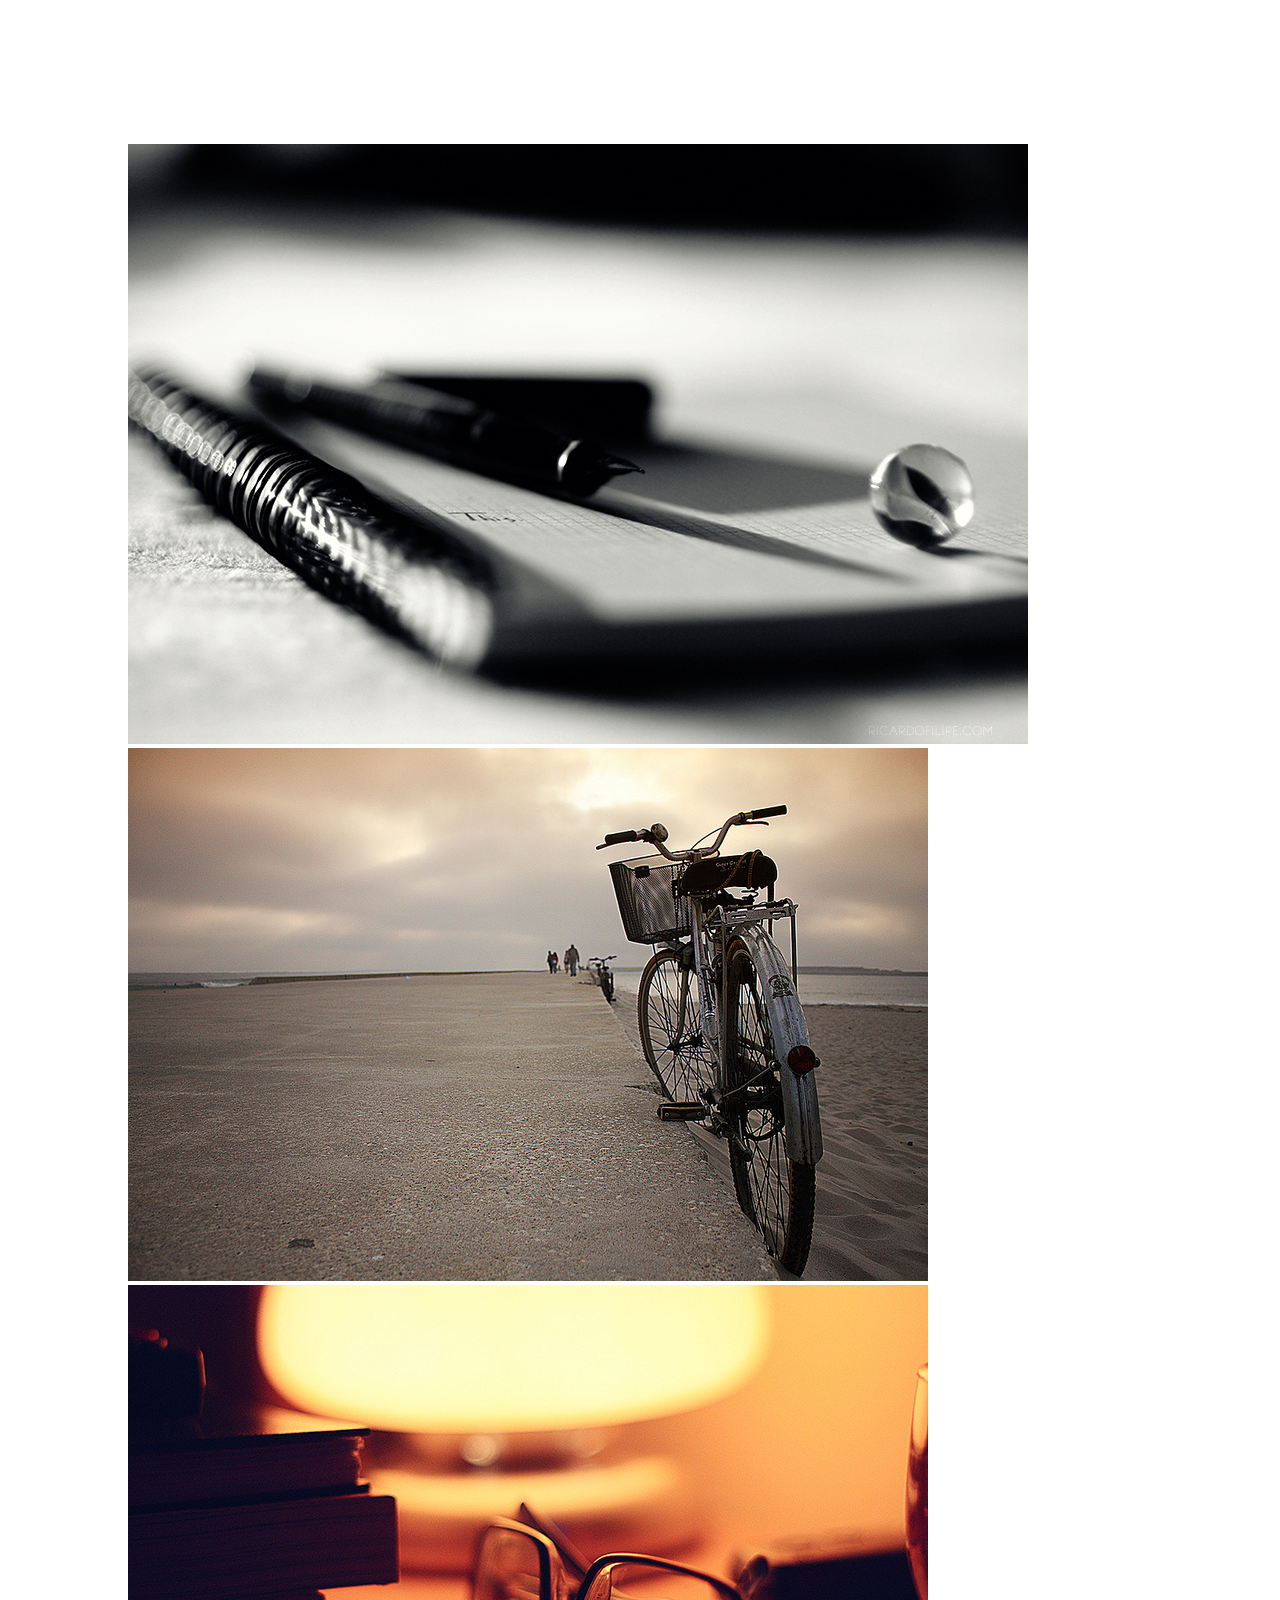
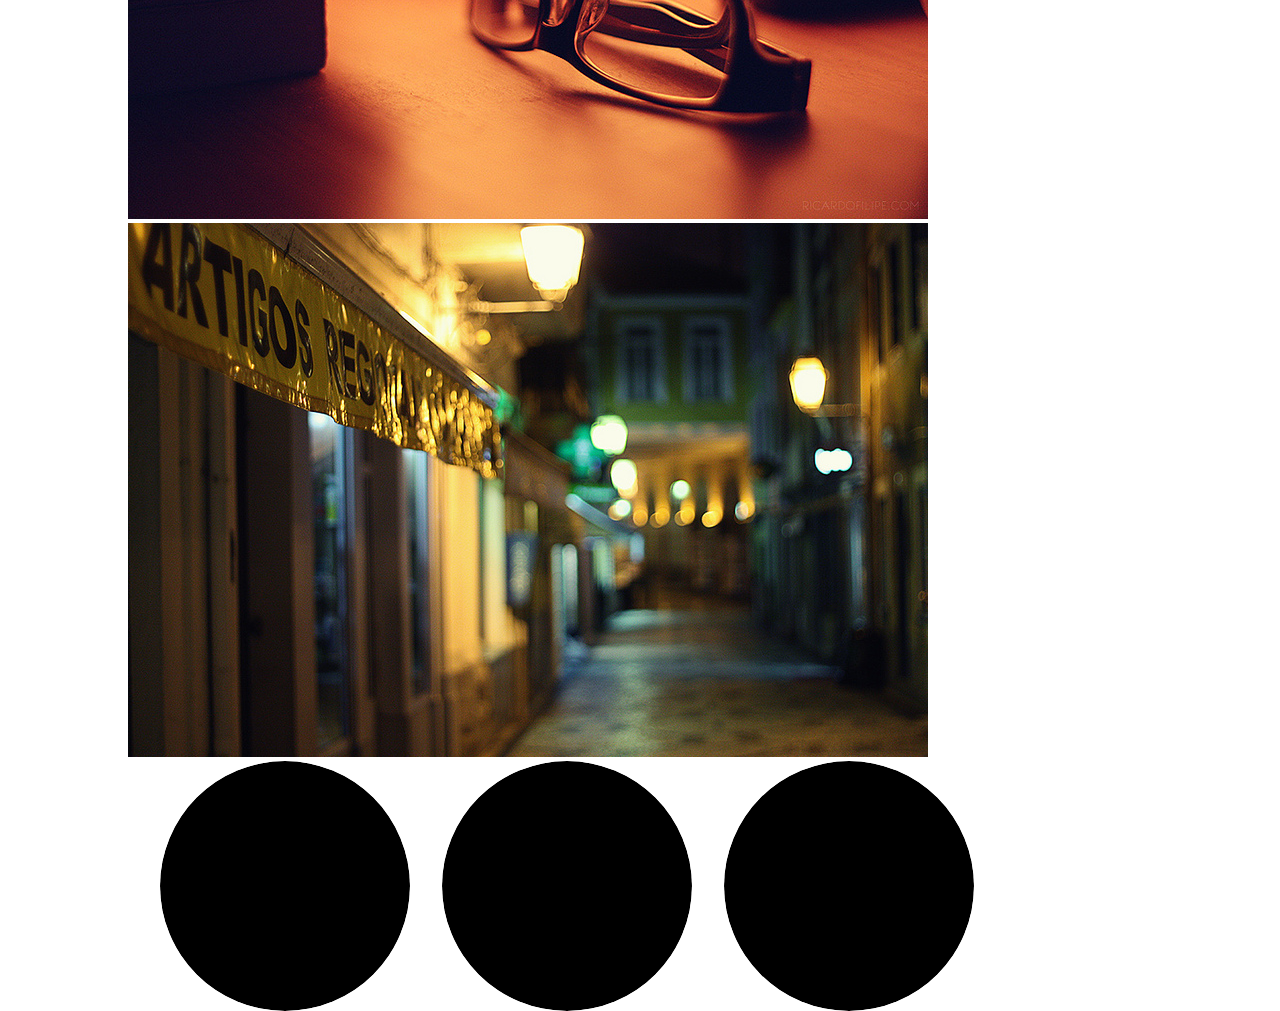
<file: index.html>
<!DOCTYPE html>
<html>
    <head>
        <meta charset="utf-8"/>
        <meta http-equiv="X-UA-Compatible" content="IE=edge,chrome=1"/>
        <meta http-equiv="cleartype" content="on">
        <meta name="HandheldFriendly" content="True">
        <meta name="MobileOptimized" content="320">
        <meta name="viewport" content="width=device-width, initial-scale=1"/>

        <title>Title</title>
        <meta name="description" content="">
        <link rel="stylesheet" href="css/reset.css" type="text/css"/>
        <link rel="stylesheet" href="css/screen.css" type="text/css"/>
        <link rel="stylesheet" href="css/animation.css" type="text/css"/>

        <script src="http://ajax.googleapis.com/ajax/libs/jquery/1.7.2/jquery.min.js"></script>

        <!--[if lt IE 9]>
            <script src="//html5shim.googlecode.com/svn/trunk/html5.js"></script>
        <![endif]-->
    </head>

    <body>
    <div class="page">
        <div class="widgets">
            <div class="sources">
                <img src="img.jpg" alt="">
                <img src="img2.jpg" alt="">
                <img src="img3.jpg" alt="">
                <img src="img4.jpg" alt="">
            </div>
            <div class="circle"></div>
            <div class="circle"></div>
            <div class="circle"></div>
        </div>
    </div>

    <!--<script src="js/script.js" type="text/javascript"></script>-->
    <script src="js/maskify-css.js" type="text/javascript"></script>

    <script type="text/javascript">
        $(function () {
            $('.widgets').Maskify({
                'canvas': '.circle', // elements in which to show the img
                'marginTop': 200,
                'slider': true,
                'delay': 7000,
                'transitionLength': 1000,
                'transitionType' : 'css'
            });
        });
    </script>
    </body>

</html>
</file>
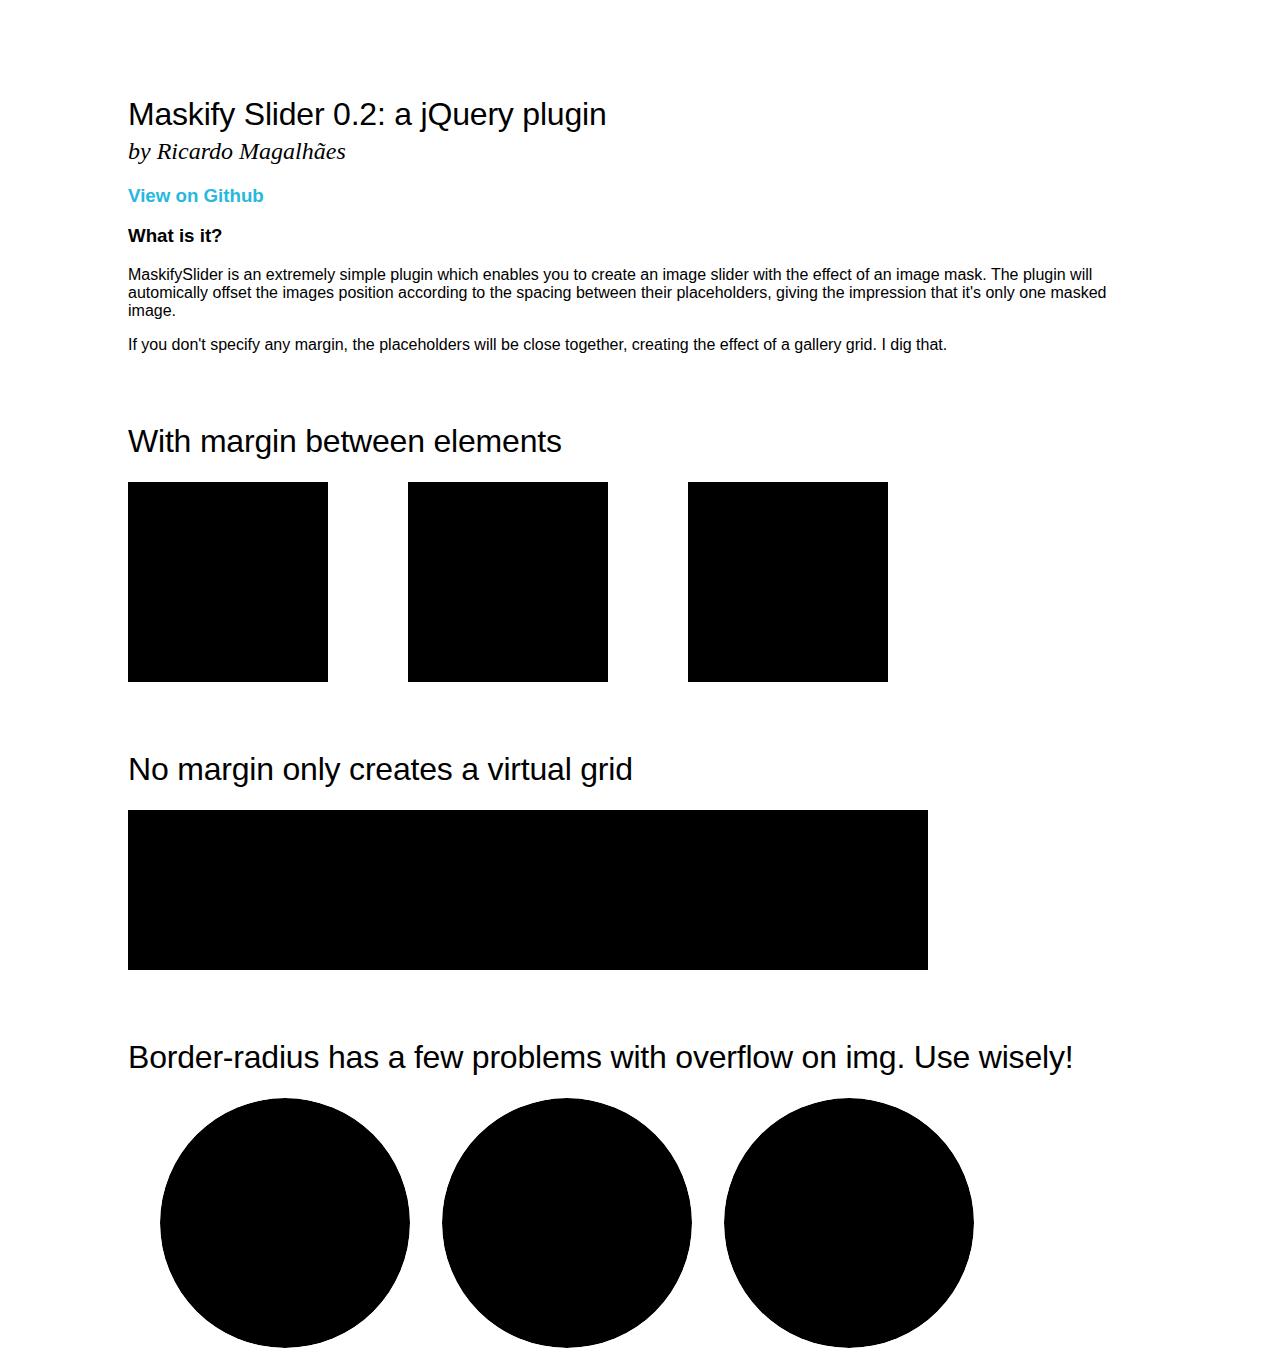
<file: sample.html>
<!DOCTYPE html>
<html>
    <head>
        <meta charset="utf-8"/>
        <meta http-equiv="X-UA-Compatible" content="IE=edge,chrome=1"/>
        <meta http-equiv="cleartype" content="on">
        <meta name="viewport" content="width=device-width, initial-scale=1"/>

        <title>Maskify Slider demos</title>
        <meta name="description" content="">
        <link rel="stylesheet" href="css/reset.css" type="text/css"/>
        <link rel="stylesheet" href="css/screen.css" type="text/css"/>
        <link rel="stylesheet" href="css/animation.css" type="text/css"/>

        <script src="http://ajax.googleapis.com/ajax/libs/jquery/1.7.2/jquery.min.js"></script>

        <!--[if lt IE 9]>
            <script src="//html5shim.googlecode.com/svn/trunk/html5.js"></script>
        <![endif]-->
    </head>

    <body>
        <div class="page">
        <h1>Maskify Slider 0.2: a jQuery plugin</h1>
        <h2>by Ricardo Magalhães</h2>
        <h3><a href="https://github.com/magalhini/jQuery-MaskifySlider">View on Github</a></h3>

        <h3>What is it?</h3>
        <p class="description">MaskifySlider is an extremely simple plugin which enables you to create an image slider with the effect of an image mask. The plugin will automically offset the images position according to the spacing between their placeholders, giving the impression that it's only one masked image.</p>
        <div class="description">If you don't specify any margin, the placeholders will be close together, creating the effect of a gallery grid. I dig that.</div>

        <div class="widgets-square">
        <h1>With margin between elements</h1>
            <div class="sources">
                <img src="img.jpg" alt="">
                <img src="img2.jpg" alt="">
                <img src="img3.jpg" alt="">
                <img src="img4.jpg" alt="">
            </div>
            <div class="circle"></div>
            <div class="circle"></div>
            <div class="circle"></div>
        </div>


        <div class="widgets-no-margin">
        <h1>No margin only creates a virtual grid</h1>
            <div class="sources">
                <img src="img.jpg" alt="">
                <img src="img2.jpg" alt="">
                <img src="img3.jpg" alt="">
                <img src="img4.jpg" alt="">
            </div>
            <div class="circle"></div>
            <div class="circle"></div>
            <div class="circle"></div>
            <div class="circle"></div>
            <div class="circle"></div>
        </div>

        <div class="widgets">
        <h1>Border-radius has a few problems with overflow on img. Use wisely!</h1>
            <div class="sources">
                <img src="img.jpg" alt="">
                <img src="img2.jpg" alt="">
                <img src="img3.jpg" alt="">
                <img src="img4.jpg" alt="">
            </div>
            <div class="circle"></div>
            <div class="circle"></div>
            <div class="circle"></div>
        </div>
    </div>

    <!--<script src="js/script.js" type="text/javascript"></script>-->
    <script src="js/maskify-slider.js" type="text/javascript"></script>

    <script type="text/javascript">
        $(function () {

            $('.widgets').Maskify({
                'canvas': '.circle',       // elements in which to show the img
                'marginTop': 200,          // px to offset images from the top
                'slider': true,            // slide the images
                'delay': 7000,             // image transition delay
                'transitionLength': 1000,  // duration of the transition
                'cssTransition' : true   // prefer CSS transitions. false means JS.
            });

            $('.widgets-square').Maskify({
                'canvas': '.circle',       // elements in which to show the img
                'marginTop': 80,          // px to offset images from the top
                'slider': true,            // slide the images
                'delay': 7000,             // image transition delay
                'transitionLength': 1000,  // duration of the transition
                'cssTransition' : true,  // prefer CSS transitions. false means JS.
            });

            $('.widgets-no-margin').Maskify({
                'canvas': '.circle',       // elements in which to show the img
                'marginTop': 100,          // px to offset images from the top
                'slider': true,            // slide the images
                'delay': 4000,             // image transition delay
                'transitionLength': 500,  // duration of the transition
                'cssTransition' : true,
                'percentage': true   // prefer CSS transitions. false means JS.
            });
        });
    </script>
    </body>

</html>
</file>
<file: css/screen.css>
.page {
    margin: 6em auto 0;
    width: 80%;
    min-width: 980px;
    font-family: Helvetica, Arial, sans-serif;
}

a {
    color: #27B8DF;
    text-decoration: none;
}

h1 {
    font-weight: 400;
    letter-spacing: -.2px;
}

h2 {
    font-style: italic;
    font-weight: 200;
    margin-top: -.7em;
    font-family: Georgia, serif;
}

.widgets {
    position: relative;
    float: left;
    margin-top: 3em;
}

.widgets-square {
    position: relative;
    margin: 3em 0 0 0;
    float: left;
}

.widgets-no-margin {
    position: relative;
    margin: 3em 0 0 0;
    float: left;
}

.widgets-no-margin .circle {
    margin: 0;
    border-radius: 0;
    width: 160px;
    height: 160px;
}

.widgets-square .circle {
    border-radius: 0;
    margin: 0 5em 0 0;
    width: 200px;
    height: 200px;
}

.circle {
    width: 250px;
    position: relative;
    height: 250px;
    border-radius: 175px;
    background: #000;
    float: left;
    margin: 0 0 0 2em;
    background-repeat: no-repeat;
    overflow: hidden;
    -webkit-mask-image: url([data-uri]);
    -o-mask-image: url([data-uri]);
}

.circle img {
    -webkit-transition: opacity 1s ease-in 0s;
    -moz-transition: opacity 1s ease-in 0s;
    -o-transition: opacity 1s ease-in 0s;
    transition: opacity 1s ease-in 0s;
}

.fadeOut {
    -webkit-animation: fadeOut 1s 1 forwards;
    -moz-animation: fadeOut 1s 1 forwards;
    -o-animation: fadeOut 1s 1 forwards;
    animation: fadeOut 1s 1 forwards;
}

.showUp {
    -webkit-animation: showUp 1s 1 forwards;
    -moz-animation: showUp 1s 1 forwards;
    -o-animation: fadeOut 1s 1 forwards;
    animation: showUp 1s 1 forwards;
}
</file>
<file: css/animation.css>
@-moz-keyframes showUp {
    0% {   opacity: 0;}
    100% { opacity: 1; }
}

@-webkit-keyframes showUp {
    0% {   opacity: 0; }
    100% { opacity: 1; }
}

@-o-keyframes showUp {
    0% {   opacity: 0; }
    100% { opacity: 1; }
}

@-moz-keyframes fadeOut {
    0% {   opacity: 1; }
    100% { opacity: 0; }
}

@-webkit-keyframes fadeOut {
    0% {   opacity: 1; }
    100% { opacity: 0; }
}

@-o-keyframes fadeOut {
    0% {   opacity: 1; }
    100% { opacity: 0; }
}
</file>
